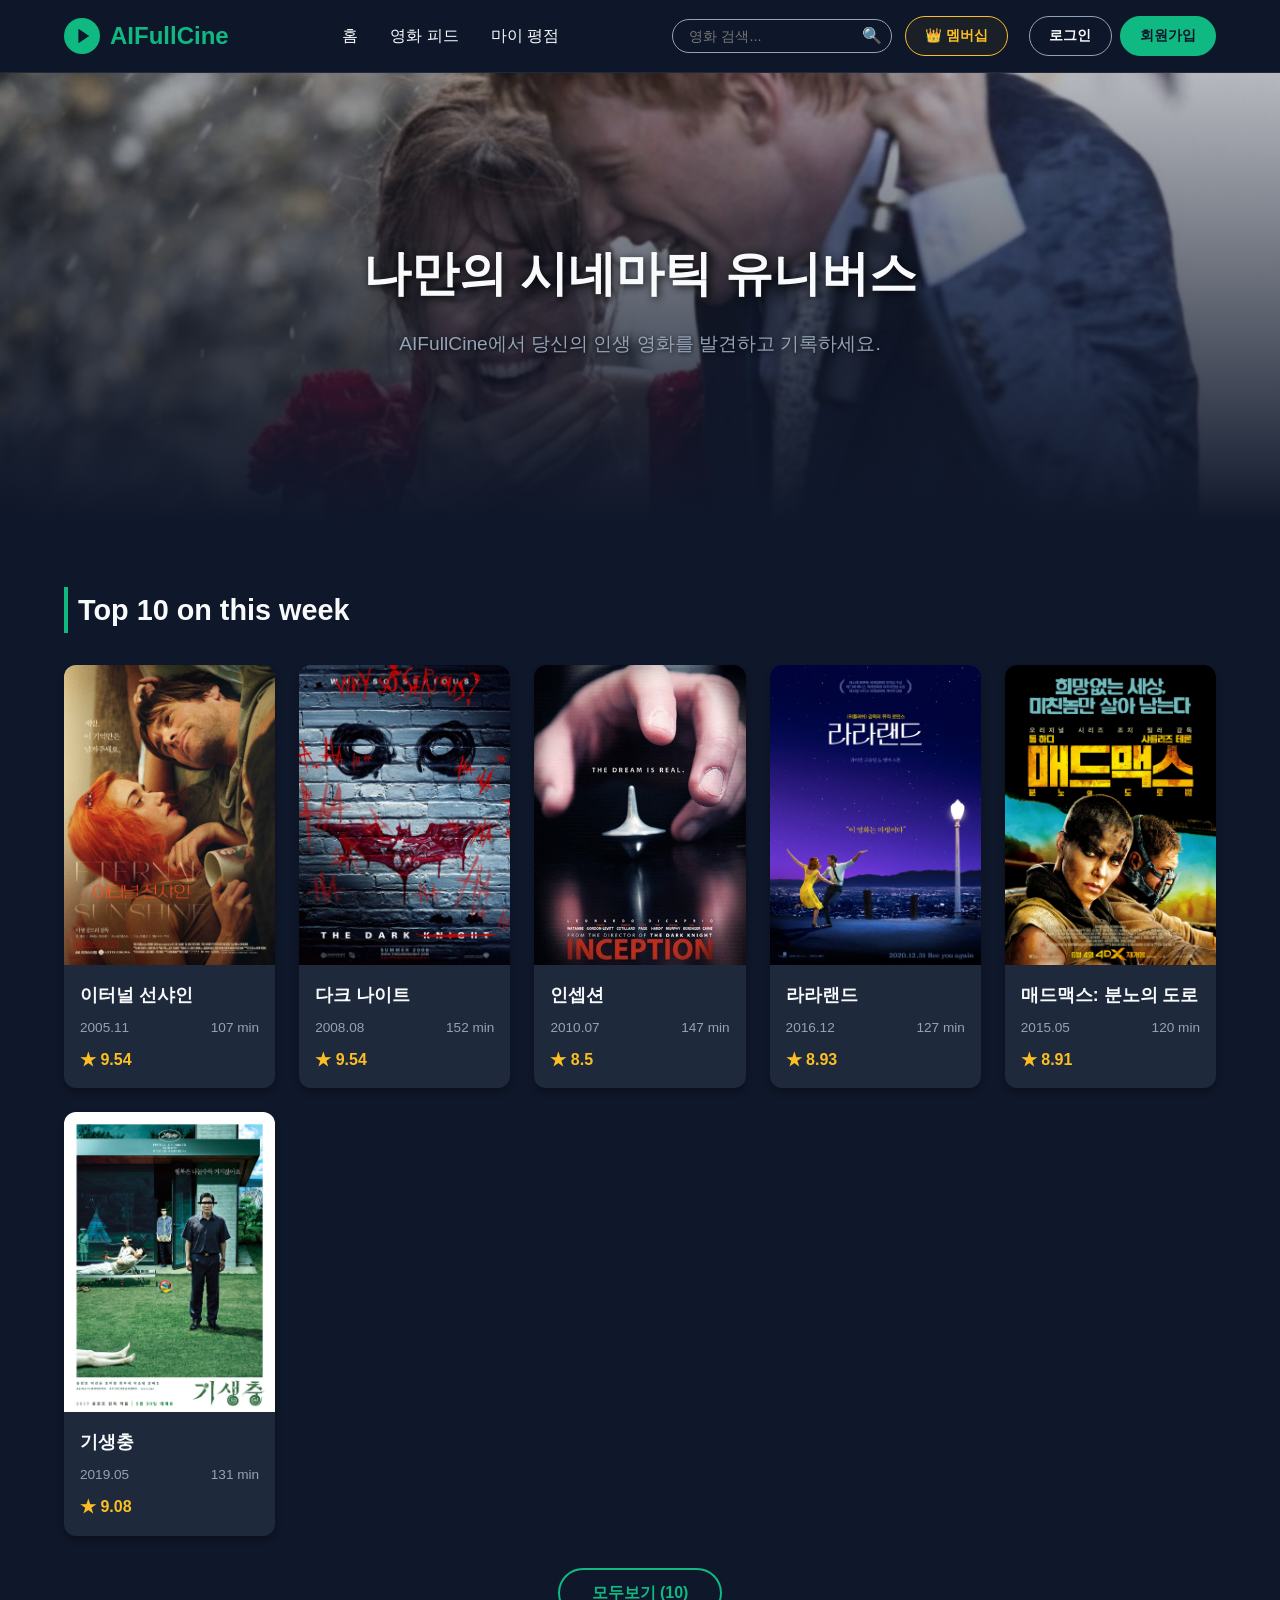
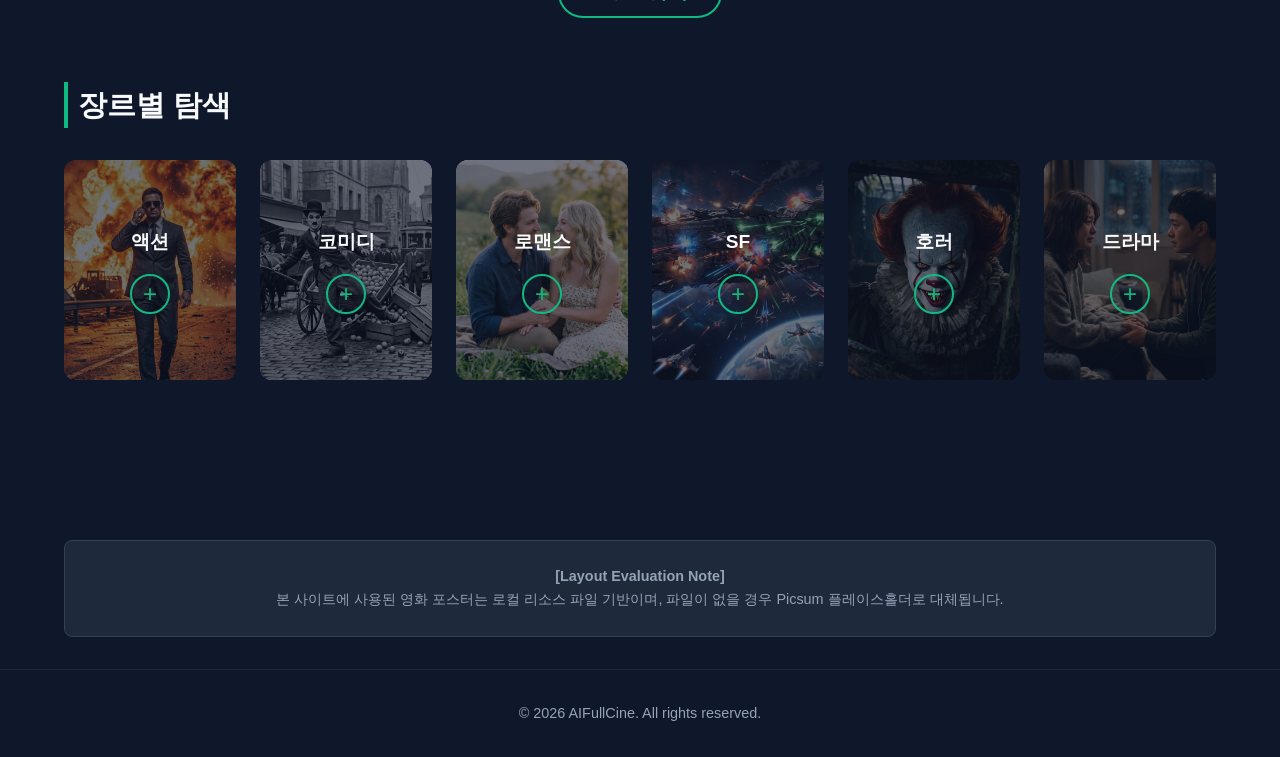
<file: index.html>
<!DOCTYPE html>
<html lang="ko">
<head>
    <meta charset="UTF-8">
    
    <meta name="google-site-verification" content="googlef4ed66cbe7c815f9.html" />
    
    <title>AIFullCine</title>
</head>
<body>
    <script>
        window.location.href = "CINEMA_search.html";
    </script>
</body>
</html>
</file>
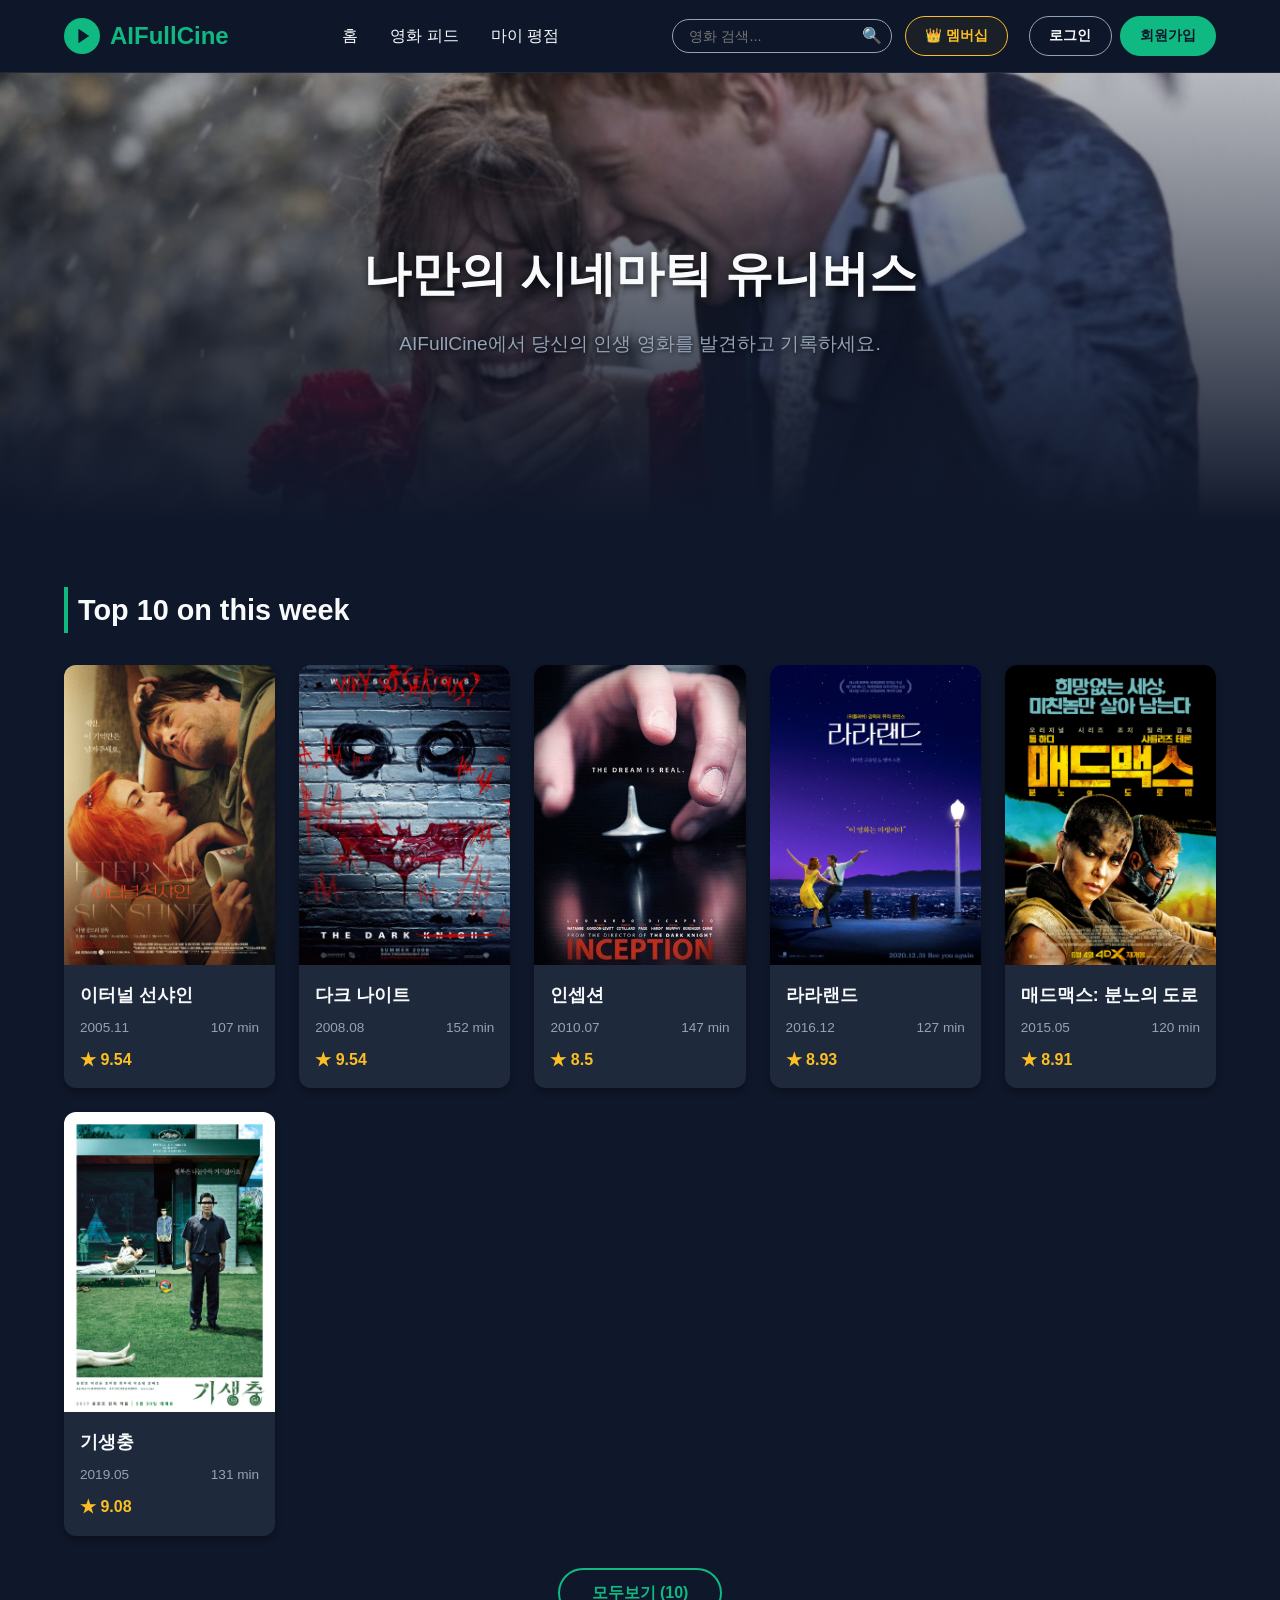
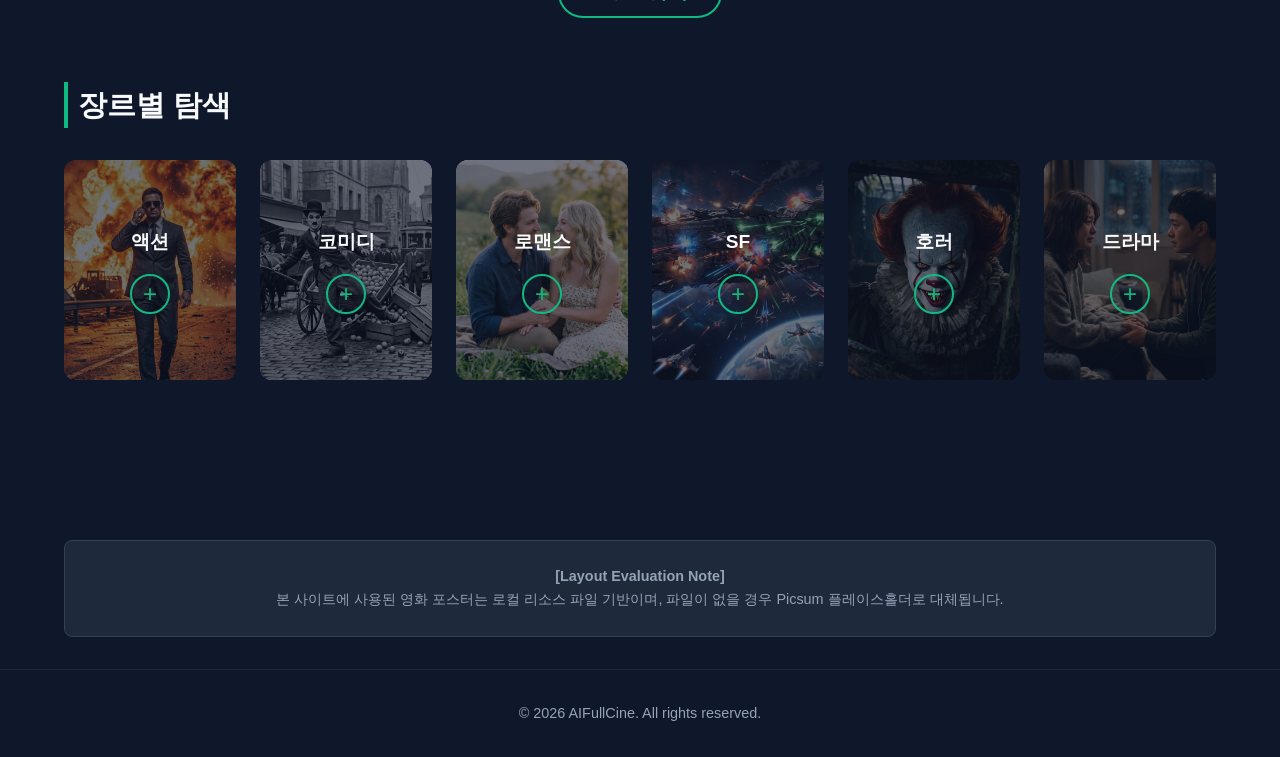
<file: CINEMA_search.html>
<!doctype html>
<html lang="ko">
  <head>
    <meta charset="UTF-8" />
    <meta name="viewport" content="width=device-width, initial-scale=1.0" />
    <title>AIFullCine - Cinematic Ratings</title>
    <meta name="description" content="AI 기반 정밀 분석을 통해 당신의 인생 영화를 추천하고 기록하는 AIFullCine입니다.">
  <meta name="keywords" content="영화 추천, 영화 평점, AI 리뷰, OTT, 다크나이트, 기생충">
    <link rel="stylesheet" href="./css/CINEMA_search.css" />
  </head>

  <body>
    <header>
      <a href="CINEMA_search.html" class="logo-container">
        <svg
          width="36"
          height="36"
          viewBox="0 0 40 40"
          xmlns="http://www.w3.org/2000/svg"
        >
          <circle cx="20" cy="20" r="20" fill="var(--point-sage)" />
          <polygon points="16,12 16,28 28,20" fill="var(--bg-midnight)" />
        </svg>
        AIFullCine
      </a>
      <nav>
        <ul>
          <li><a href="CINEMA_search.html">홈</a></li>
          <li><a href="#">영화 피드</a></li>
          <li><a href="#">마이 평점</a></li>
        </ul>
      </nav>
      <div class="header-right">
        <div class="search-bar" id="searchBarWrap">
          <input
            type="text"
            id="searchInput"
            placeholder="영화 검색..."
            autocomplete="off"
          />
          <button class="search-icon" id="searchBtn" title="검색">🔍</button>
          <div class="search-dropdown" id="searchDropdown"></div>
        </div>

        <a
          href="payment.html?redirect=CINEMA_search.html"
          class="btn-auth btn-membership"
          id="membershipBtn"
          >👑 멤버십</a
        >

        <div class="auth-buttons">
          <a href="login.html" class="btn-auth btn-login">로그인</a>
          <a href="signup.html" class="btn-auth btn-signup">회원가입</a>
        </div>
      </div>
    </header>

    <section id="searchResultSection">
      <div class="search-result-header">
        <h2>검색 결과: <em id="searchKeyword"></em></h2>
        <button class="btn-clear-search" id="clearSearchBtn">
          ← 전체 목록으로
        </button>
      </div>
      <div class="search-result-grid" id="searchResultGrid"></div>
    </section>

    <section class="hero" id="heroSection">
      <div class="hero-slider">
        <div
          class="slide active"
          style="background-image: url(./resources/main1.jpg)"
        ></div>
        <div
          class="slide"
          style="background-image: url(./resources/main2.jpg)"
        ></div>
        <div
          class="slide"
          style="background-image: url(./resources/main3.jpg)"
        ></div>
        <div
          class="slide"
          style="background-image: url(./resources/main4.jpg)"
        ></div>
        <div
          class="slide"
          style="background-image: url(./resources/main5.jpg)"
        ></div>
        <div
          class="slide"
          style="background-image: url(./resources/main6.jpg)"
        ></div>
        <div
          class="slide"
          style="background-image: url(./resources/main7.jpg)"
        ></div>
      </div>

      <div class="hero-overlay"></div>

      <div class="hero-content">
        <h1>나만의 시네마틱 유니버스</h1>
        <p>AIFullCine에서 당신의 인생 영화를 발견하고 기록하세요.</p>
      </div>
    </section>

    <main id="mainSection">
      <h2 class="section-title">Top 10 on this week</h2>
      <div class="movie-grid" id="movieGrid">
        <a href="movie_detail.html?id=1" class="movie-card"
          ><img
            src="resources/eternal sunshine.jpg"
            onerror="this.src = 'https://picsum.photos/seed/mv1/300/450'"
            alt="영화 1"
          />
          <div class="movie-info">
            <div class="movie-title">이터널 선샤인</div>
            <div class="movie-meta">
              <span>2005.11</span><span>107 min</span>
            </div>
            <div class="movie-rating">★ 9.54</div>
          </div></a
        >
        <a href="movie_detail.html?id=2" class="movie-card"
          ><img
            src="resources/the dark nkight.jpg"
            onerror="this.src = 'https://picsum.photos/seed/mv2/300/450'"
            alt="영화 2"
          />
          <div class="movie-info">
            <div class="movie-title">다크 나이트</div>
            <div class="movie-meta">
              <span>2008.08</span><span>152 min</span>
            </div>
            <div class="movie-rating">★ 9.54</div>
          </div></a
        >
        <a href="movie_detail.html?id=3" class="movie-card"
          ><img
            src="resources/inception.jpg"
            onerror="this.src = 'https://picsum.photos/seed/mv3/300/450'"
            alt="영화 3"
          />
          <div class="movie-info">
            <div class="movie-title">인셉션</div>
            <div class="movie-meta">
              <span>2010.07</span><span>147 min</span>
            </div>
            <div class="movie-rating">★ 8.5</div>
          </div></a
        >
        <a href="movie_detail.html?id=4" class="movie-card"
          ><img
            src="resources/rararand.jpg"
            onerror="this.src = 'https://picsum.photos/seed/mv4/300/450'"
            alt="영화 4"
          />
          <div class="movie-info">
            <div class="movie-title">라라랜드</div>
            <div class="movie-meta">
              <span>2016.12</span><span>127 min</span>
            </div>
            <div class="movie-rating">★ 8.93</div>
          </div></a
        >
        <a href="movie_detail.html?id=5" class="movie-card"
          ><img
            src="resources/매드맥스.jpg"
            onerror="this.src = 'https://picsum.photos/seed/mv5/300/450'"
            alt="영화 5"
          />
          <div class="movie-info">
            <div class="movie-title">매드맥스: 분노의 도로</div>
            <div class="movie-meta">
              <span>2015.05</span><span>120 min</span>
            </div>
            <div class="movie-rating">★ 8.91</div>
          </div></a
        >
        <a href="movie_detail.html?id=6" class="movie-card"
          ><img
            src="resources/기생충.jpg"
            onerror="this.src = 'https://picsum.photos/seed/mv6/300/450'"
            alt="영화 6"
          />
          <div class="movie-info">
            <div class="movie-title">기생충</div>
            <div class="movie-meta">
              <span>2019.05</span><span>131 min</span>
            </div>
            <div class="movie-rating">★ 9.08</div>
          </div></a
        >
        <a href="movie_detail.html?id=7" class="movie-card hidden-item"
          ><img
            src="resources/어벤져스 엔드게임.jpg"
            onerror="this.src = 'https://picsum.photos/seed/mv7/300/450'"
            alt="영화 7"
          />
          <div class="movie-info">
            <div class="movie-title">어벤져스: 엔드게임</div>
            <div class="movie-meta">
              <span>2019.04</span><span>181 min</span>
            </div>
            <div class="movie-rating">★ 9.5</div>
          </div></a
        >
        <a href="movie_detail.html?id=8" class="movie-card hidden-item"
          ><img
            src="resources/스파이더맨.jpg"
            onerror="this.src = 'https://picsum.photos/seed/mv8/300/450'"
            alt="영화 8"
          />
          <div class="movie-info">
            <div class="movie-title">스파이더맨: 어크로스 더 유니버스</div>
            <div class="movie-meta">
              <span>2023.06</span><span>140 min</span>
            </div>
            <div class="movie-rating">★ 8.88</div>
          </div></a
        >
        <a href="movie_detail.html?id=9" class="movie-card hidden-item"
          ><img
            src="resources/듄 파트2.jpg"
            onerror="this.src = 'https://picsum.photos/seed/mv9/300/450'"
            alt="영화 9"
          />
          <div class="movie-info">
            <div class="movie-title">듄: 파트 2</div>
            <div class="movie-meta">
              <span>2024.02</span><span>166 min</span>
            </div>
            <div class="movie-rating">★ 8.92</div>
          </div></a
        >
        <a href="movie_detail.html?id=10" class="movie-card hidden-item"
          ><img
            src="resources/evrything.jpg"
            onerror="this.src = 'https://picsum.photos/seed/mv10/300/450'"
            alt="영화 10"
          />
          <div class="movie-info">
            <div class="movie-title">에브리씽 에브리웨어 올 앳 원스</div>
            <div class="movie-meta">
              <span>2022.12</span><span>139 min</span>
            </div>
            <div class="movie-rating">★ 4.6</div>
          </div></a
        >
      </div>
      <div class="btn-container">
        <button id="viewAllBtn" class="btn-view-all">모두보기 (10)</button>
      </div>

      <h2 class="section-title">장르별 탐색</h2>
      <div class="genre-grid">
        <a href="#" class="genre-card"
          ><img src="./resources/액션.jpg" alt="액션" />
          <div class="genre-overlay">
            <span class="genre-title">액션</span>
            <div class="plus-circle">+</div>
          </div></a
        >
        <a href="#" class="genre-card"
          ><img src="./resources/코미디.jpg" alt="코미디" />
          <div class="genre-overlay">
            <span class="genre-title">코미디</span>
            <div class="plus-circle">+</div>
          </div></a
        >
        <a href="#" class="genre-card"
          ><img src="./resources/로맨스.jpg" alt="로맨스" />
          <div class="genre-overlay">
            <span class="genre-title">로맨스</span>
            <div class="plus-circle">+</div>
          </div></a
        >
        <a href="#" class="genre-card"
          ><img src="./resources/SF.jpg" alt="SF" />
          <div class="genre-overlay">
            <span class="genre-title">SF</span>
            <div class="plus-circle">+</div>
          </div></a
        >
        <a href="#" class="genre-card"
          ><img src="./resources/호러.jpg" alt="호러" />
          <div class="genre-overlay">
            <span class="genre-title">호러</span>
            <div class="plus-circle">+</div>
          </div></a
        >
        <a href="#" class="genre-card"
          ><img src="./resources/드라마.jpg" alt="드라마" />
          <div class="genre-overlay">
            <span class="genre-title">드라마</span>
            <div class="plus-circle">+</div>
          </div></a
        >
      </div>
    </main>

    <aside class="footnote">
      <p>
        <strong>[Layout Evaluation Note]</strong><br />본 사이트에 사용된 영화
        포스터는 로컬 리소스 파일 기반이며, 파일이 없을 경우 Picsum
        플레이스홀더로 대체됩니다.
      </p>
    </aside>
    <footer><p>&copy; 2026 AIFullCine. All rights reserved.</p></footer>

    <div class="modal-overlay" id="paywallModal">
      <div class="modal-content">
        <button class="modal-close" id="modalCloseBtn">&times;</button>
        <div class="modal-icon">👑</div>
        <h3 class="modal-title">프리미엄 전용 콘텐츠</h3>
        <p class="modal-text">
          이 영화의 <strong>AI 정밀 분석 평점</strong>은<br />멤버십 회원에게만
          공개됩니다.<br /><br />지금 가입하고 숨겨진 인사이트를 확인하세요!
        </p>
        <button class="btn-modal-action" id="goPaymentBtn">
          멤버십 혜택 알아보기
        </button>
      </div>
    </div>
    <script src="./js/CINEMA_search.js"></script>
  </body>
</html>
</file>
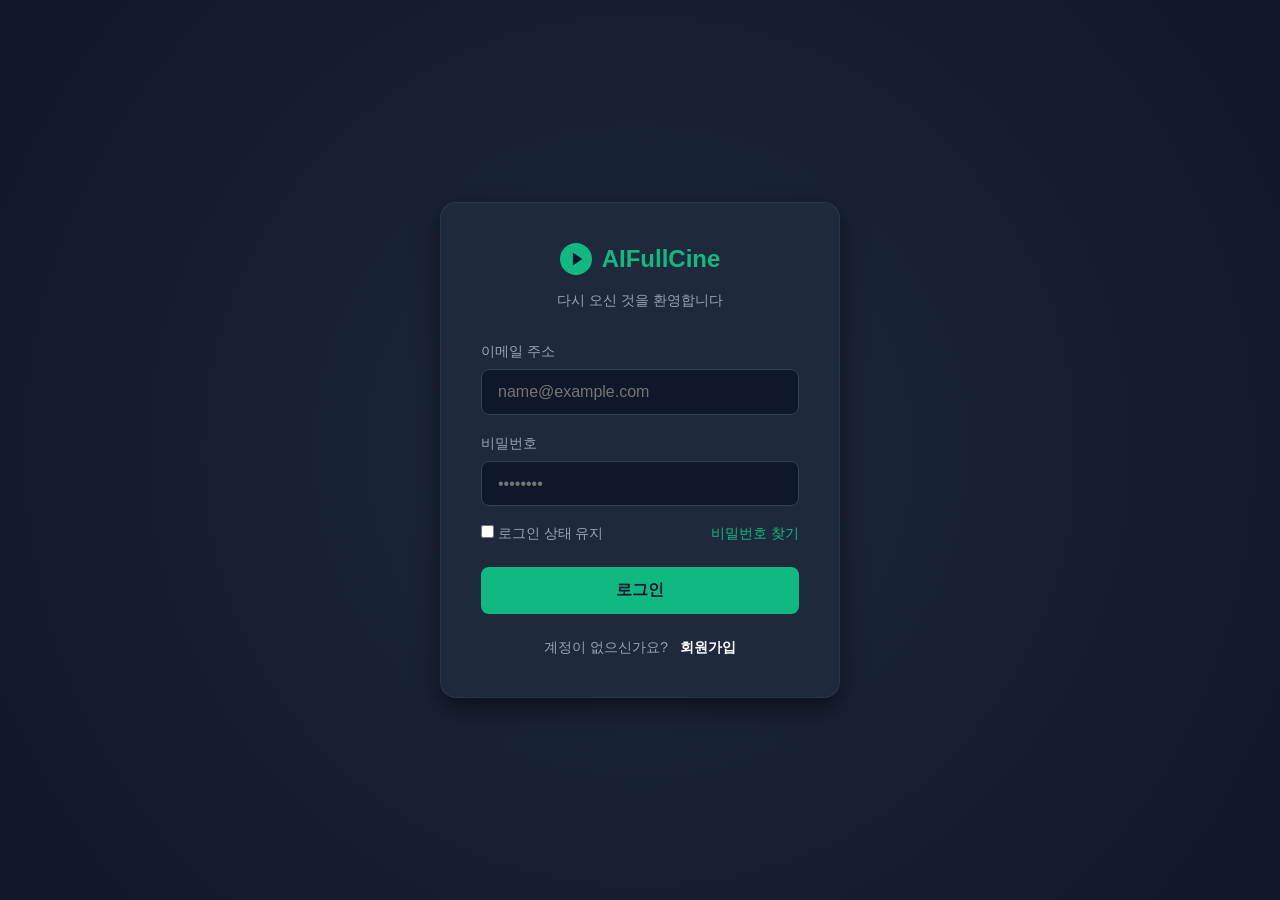
<file: login.html>
<!doctype html>
<html lang="ko">
  <head>
    <meta charset="UTF-8" />
    <meta name="viewport" content="width=device-width, initial-scale=1.0" />
    <title>로그인 - AIFullCine</title>
    <link rel="stylesheet" href="./css/login.css" />
  </head>

  <body>
    <div class="auth-card">
      <div class="auth-header">
        <a href="CINEMA_search.html" class="logo-container">
          <svg
            width="32"
            height="32"
            viewBox="0 0 40 40"
            xmlns="http://www.w3.org/2000/svg"
          >
            <circle cx="20" cy="20" r="20" fill="var(--point-sage)" />
            <polygon points="16,12 16,28 28,20" fill="var(--bg-midnight)" />
          </svg>
          AIFullCine
        </a>
        <p>다시 오신 것을 환영합니다</p>
      </div>

      <form action="#" method="POST">
        <div class="form-group">
          <label for="email">이메일 주소</label>
          <input
            type="email"
            id="email"
            placeholder="name@example.com"
            required
          />
        </div>
        <div class="form-group">
          <label for="password">비밀번호</label>
          <input
            type="password"
            id="password"
            placeholder="••••••••"
            required
          />
        </div>

        <div class="form-options">
          <label> <input type="checkbox" /> 로그인 상태 유지 </label>
          <a href="#">비밀번호 찾기</a>
        </div>

        <button type="submit" class="btn-submit">로그인</button>
      </form>

      <div class="auth-footer">
        계정이 없으신가요? <a href="signup.html">회원가입</a>
      </div>
    </div>
  </body>
</html>
</file>
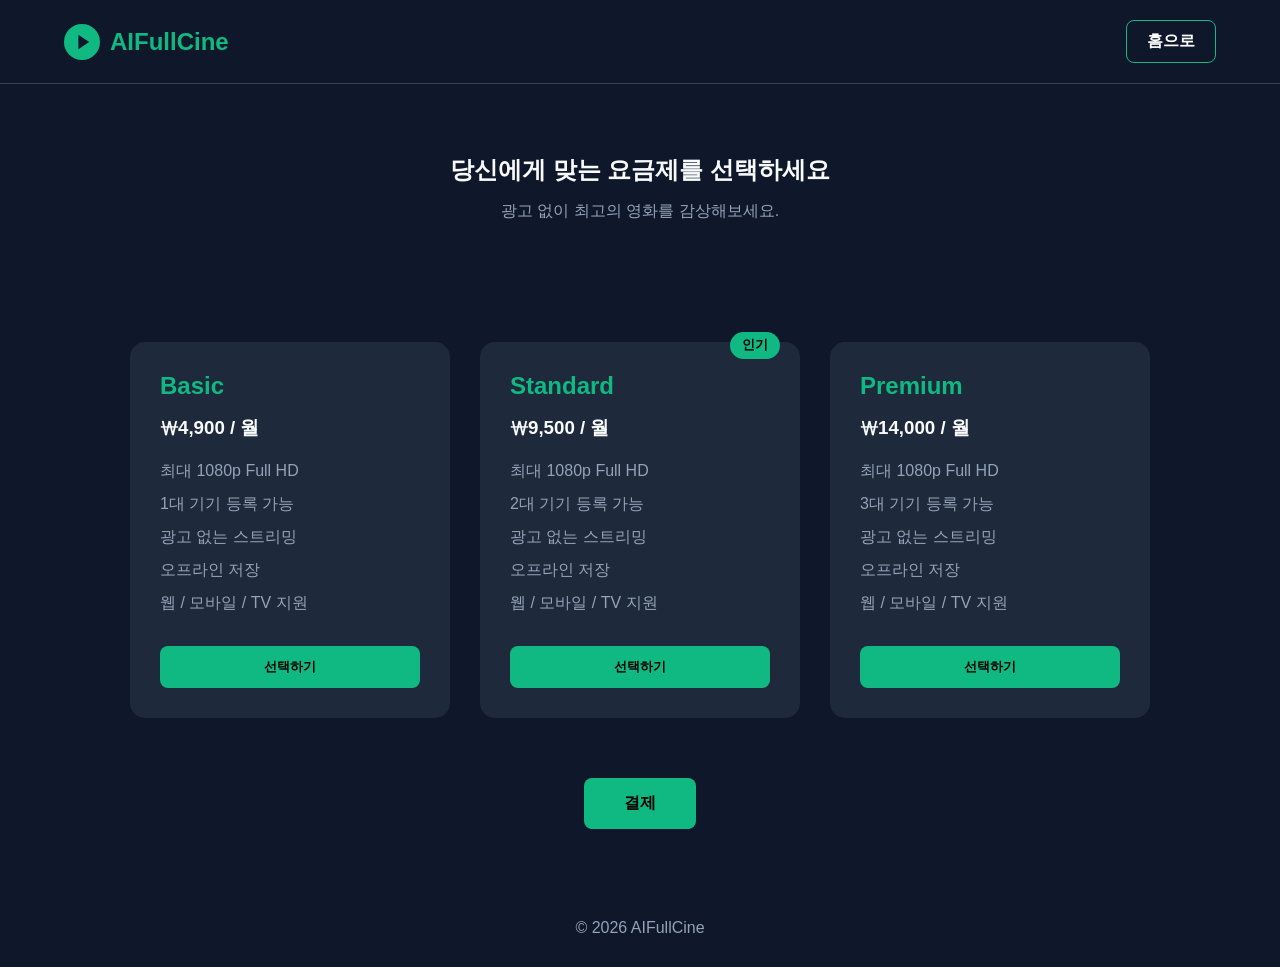
<file: payment.html>
<!doctype html>
<html lang="ko">
  <head>
    <meta charset="UTF-8" />
    <meta name="viewport" content="width=device-width, initial-scale=1.0" />
    <title>AIFullCine - 구독하기</title>
    <link href="./css/payment.css" rel="stylesheet" />
  </head>
  <body>
    <header>
      <a href="CINEMA_search.html" class="logo-container">
        <svg
          width="36"
          height="36"
          viewBox="0 0 40 40"
          xmlns="http://www.w3.org/2000/svg"
        >
          <circle cx="20" cy="20" r="20" fill="var(--point-sage)" />
          <polygon points="16,12 16,28 28,20" fill="var(--bg-midnight)" />
        </svg>
        AIFullCine
      </a>
      <a href="CINEMA_search.html" class="btn-home">홈으로</a>
    </header>

    <section class="hero">
      <h1>당신에게 맞는 요금제를 선택하세요</h1>
      <p>광고 없이 최고의 영화를 감상해보세요.</p>
    </section>

    <main>
      <div class="plan-container">
        <div class="plan-card">
          <h2>Basic</h2>
          <h3>₩4,900 / 월</h3>
          <ul>
            <li>최대 1080p Full HD</li>
            <li>1대 기기 등록 가능</li>
            <li>광고 없는 스트리밍</li>
            <li>오프라인 저장</li>
            <li>웹 / 모바일 / TV 지원</li>
          </ul>
          <button class="select-btn">선택하기</button>
        </div>

        <div class="plan-card popular">
          <div class="badge">인기</div>
          <h2>Standard</h2>
          <h3>₩9,500 / 월</h3>
          <ul>
            <li>최대 1080p Full HD</li>
            <li>2대 기기 등록 가능</li>
            <li>광고 없는 스트리밍</li>
            <li>오프라인 저장</li>
            <li>웹 / 모바일 / TV 지원</li>
          </ul>
          <button class="select-btn">선택하기</button>
        </div>

        <div class="plan-card">
          <h2>Premium</h2>
          <h3>₩14,000 / 월</h3>
          <ul>
            <li>최대 1080p Full HD</li>
            <li>3대 기기 등록 가능</li>
            <li>광고 없는 스트리밍</li>
            <li>오프라인 저장</li>
            <li>웹 / 모바일 / TV 지원</li>
          </ul>
          <button class="select-btn">선택하기</button>
        </div>
      </div>

      <section class="payment-section">
        <button id="subscribeBtn">결제</button>
      </section>
    </main>

    <div id="alertModal" class="modal">
      <div class="modal-content alert-content">
        <h2>알림</h2>
        <p>요금제를 먼저 선택해주세요.</p>
        <button id="alertOkBtn" class="modal-btn">확인</button>
      </div>
    </div>

    <div id="paymentModal" class="modal">
      <div class="modal-content">
        <span id="closeModal">&times;</span>
        <h2>결제하기</h2>
        <label
          ><input type="radio" name="pay" value="신용카드" checked />
          신용카드</label
        >
        <label
          ><input type="radio" name="pay" value="계좌이체" /> 계좌이체</label
        >
        <label
          ><input type="radio" name="pay" value="카카오페이" />
          카카오페이</label
        >
        <button id="payBtn" class="modal-btn">결제하기</button>
        <button
          id="cancelBtn"
          class="modal-btn"
          style="background-color: #334155"
        >
          취소
        </button>
      </div>
    </div>

    <div id="successModal" class="modal">
      <div class="modal-content alert-content">
        <div
          style="
            font-size: 3.5rem;
            margin-bottom: 10px;
            animation: pulse-gold 2s infinite;
          "
        >
          👑
        </div>
        <h2 style="color: var(--text-light); margin-bottom: 5px">
          가입을 환영합니다!
        </h2>
        <p
          style="
            color: var(--text-muted);
            font-size: 0.95rem;
            line-height: 1.5;
            margin-bottom: 25px;
          "
        >
          AIFullCine 프리미엄 멤버십 결제가 완료되었습니다.<br />이제 모든
          영화의 상세 정보와 평점을 자유롭게 즐겨보세요.
        </p>
        <button
          id="successOkBtn"
          class="modal-btn"
          style="background-color: #fbbf24; color: #0f172a; width: 100%"
        >
          프리미엄 콘텐츠 보러가기
        </button>
      </div>
    </div>

    <footer>© 2026 AIFullCine</footer>

    <script>
      document.addEventListener("DOMContentLoaded", () => {
        const buttons = document.querySelectorAll(".select-btn");
        const cards = document.querySelectorAll(".plan-card");

        // 요금제 선택 로직
        buttons.forEach((button) => {
          button.addEventListener("click", () => {
            const currentCard = button.closest(".plan-card");
            if (currentCard.classList.contains("selected")) {
              currentCard.classList.remove("selected");
              return;
            }
            cards.forEach((card) => {
              card.classList.remove("selected");
            });
            currentCard.classList.add("selected");
          });
        });

        const subscribeBtn = document.querySelector("#subscribeBtn");
        const modal = document.querySelector("#paymentModal");
        const alertModal = document.querySelector("#alertModal");
        const alertOkBtn = document.querySelector("#alertOkBtn");
        const closeModal = document.querySelector("#closeModal");
        const payBtn = document.querySelector("#payBtn");
        const cancelBtn = document.querySelector("#cancelBtn");

        // [신규] 결제 완료창 변수
        const successModal = document.querySelector("#successModal");
        const successOkBtn = document.querySelector("#successOkBtn");

        subscribeBtn.addEventListener("click", () => {
          const selectedPlan = document.querySelector(".plan-card.selected");
          if (!selectedPlan) {
            alertModal.style.display = "flex";
            return;
          }
          modal.style.display = "flex";
        });

        closeModal.addEventListener("click", () => {
          modal.style.display = "none";
        });
        cancelBtn.addEventListener("click", () => {
          modal.style.display = "none";
        });
        alertOkBtn.addEventListener("click", () => {
          alertModal.style.display = "none";
        });

        // [핵심] 결제하기 버튼 클릭 로직
        payBtn.addEventListener("click", () => {
          // 브라우저의 로컬 스토리지에 '프리미엄 회원'이라는 기록을 남김 (백엔드 DB 대용)
          localStorage.setItem("isPremium", "true");

          modal.style.display = "none"; // 결제창 닫기
          successModal.style.display = "flex"; // 환영창 열기
        });

        // 가입 환영창의 확인 버튼 클릭 로직
        successOkBtn.addEventListener("click", () => {
          // 원래 가려던 목적지 주소(redirect)가 있으면 그곳으로, 없으면 메인으로 이동
          const params = new URLSearchParams(window.location.search);
          const redirectUrl = params.get("redirect");
          if (redirectUrl) {
            window.location.href = redirectUrl;
          } else {
            window.location.href = "CINEMA_search.html";
          }
        });
      });
    </script>
  </body>
</html>
</file>
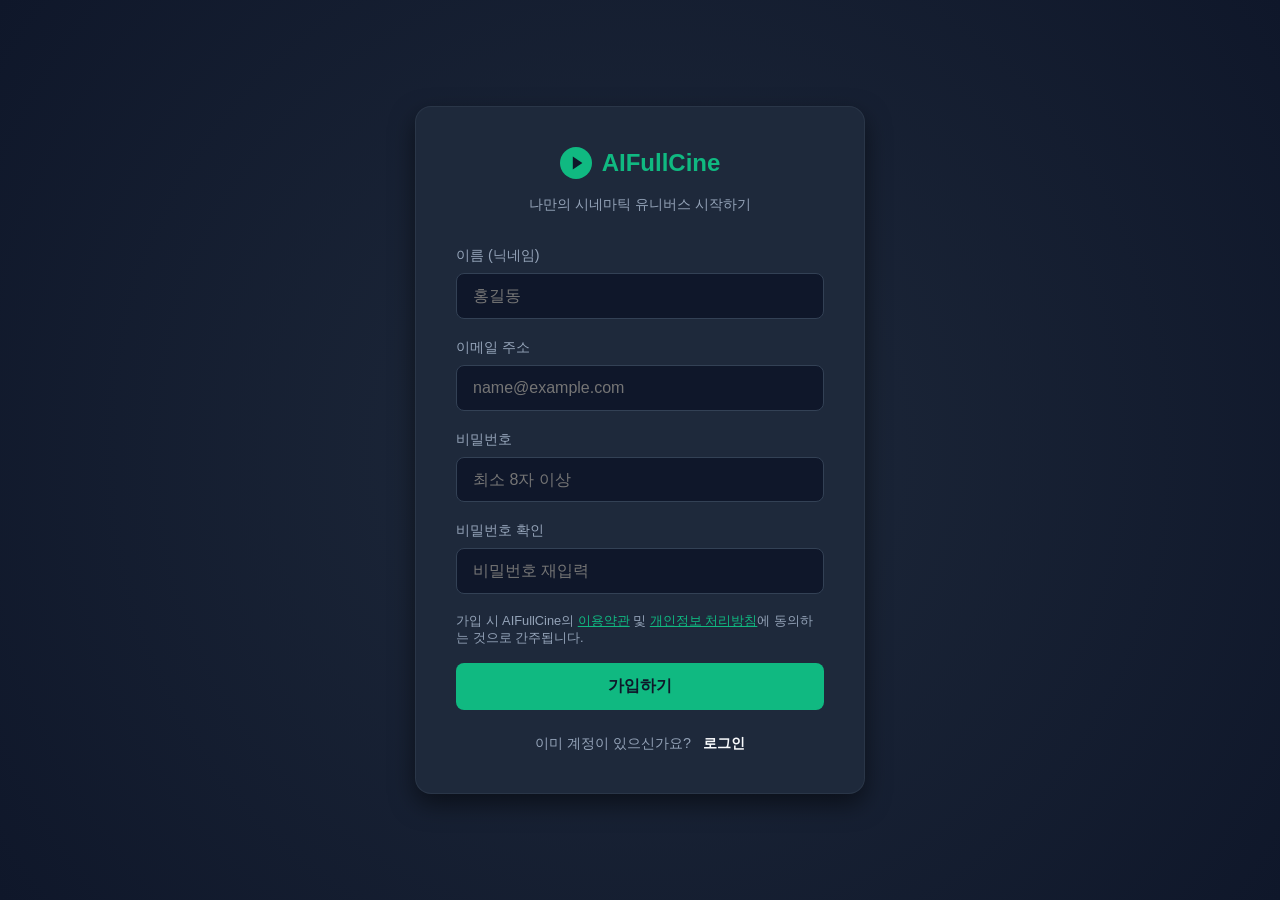
<file: signup.html>
<!doctype html>
<html lang="ko">
  <head>
    <meta charset="UTF-8" />
    <meta name="viewport" content="width=device-width, initial-scale=1.0" />
    <title>회원가입 - AIFullCine</title>
    <link rel="stylesheet" href="./css/signup.css" />
  </head>
  <body>
    <div class="auth-card">
      <div class="auth-header">
        <a href="CINEMA_search.html" class="logo-container">
          <svg
            width="32"
            height="32"
            viewBox="0 0 40 40"
            xmlns="http://www.w3.org/2000/svg"
          >
            <circle cx="20" cy="20" r="20" fill="var(--point-sage)" />
            <polygon points="16,12 16,28 28,20" fill="var(--bg-midnight)" />
          </svg>
          AIFullCine
        </a>
        <p>나만의 시네마틱 유니버스 시작하기</p>
      </div>

      <form action="#" method="POST">
        <div class="form-group">
          <label for="name">이름 (닉네임)</label>
          <input type="text" id="name" placeholder="홍길동" required />
        </div>
        <div class="form-group">
          <label for="email">이메일 주소</label>
          <input
            type="email"
            id="email"
            placeholder="name@example.com"
            required
          />
        </div>
        <div class="form-group">
          <label for="password">비밀번호</label>
          <input
            type="password"
            id="password"
            placeholder="최소 8자 이상"
            required
          />
        </div>
        <div class="form-group">
          <label for="password-confirm">비밀번호 확인</label>
          <input
            type="password"
            id="password-confirm"
            placeholder="비밀번호 재입력"
            required
          />
        </div>

        <div class="terms">
          가입 시 AIFullCine의
          <a href="#" style="color: var(--point-sage)">이용약관</a> 및
          <a href="#" style="color: var(--point-sage)">개인정보 처리방침</a>에
          동의하는 것으로 간주됩니다.
        </div>

        <button type="submit" class="btn-submit">가입하기</button>
      </form>

      <div class="auth-footer">
        이미 계정이 있으신가요? <a href="login.html">로그인</a>
      </div>
    </div>
  </body>
</html>
</file>
<file: css/CINEMA_search.css>
:root {
        --bg-midnight: #0f172a;
        --bg-card: #1e293b;
        --point-sage: #10b981;
        --text-light: #f8fafc;
        --text-muted: #94a3b8;
        --star-yellow: #fbbf24;
        --transition-speed: 0.3s;
      }
      * {
        margin: 0;
        padding: 0;
        box-sizing: border-box;
      }
      body {
        font-family:
          "Pretendard",
          -apple-system,
          BlinkMacSystemFont,
          "Segoe UI",
          Roboto,
          sans-serif;
        background-color: var(--bg-midnight);
        color: var(--text-light);
        line-height: 1.6;
      }
      a {
        text-decoration: none;
        color: inherit;
      }
      header {
        display: flex;
        justify-content: space-between;
        align-items: center;
        padding: 1rem 5%;
        background-color: rgba(15, 23, 42, 0.97);
        position: sticky;
        top: 0;
        z-index: 1000;
        border-bottom: 1px solid var(--bg-card);
        gap: 1rem;
      }
      .logo-container {
        display: flex;
        align-items: center;
        gap: 10px;
        font-size: 1.5rem;
        font-weight: bold;
        color: var(--point-sage);
        white-space: nowrap;
      }
      nav ul {
        display: flex;
        list-style: none;
        gap: 2rem;
      }
      nav a:hover {
        color: var(--point-sage);
        transition: color var(--transition-speed);
      }
      .header-right {
        display: flex;
        align-items: center;
        gap: 0.8rem;
        flex-shrink: 0;
      }
      .search-bar {
        position: relative;
        display: flex;
        align-items: center;
      }
      .search-bar input {
        padding: 0.5rem 2.5rem 0.5rem 1rem;
        border-radius: 20px;
        border: 1px solid var(--text-muted);
        background-color: transparent;
        color: var(--text-light);
        outline: none;
        width: 220px;
        transition:
          border-color var(--transition-speed),
          width var(--transition-speed);
        font-size: 0.9rem;
      }
      .search-bar input:focus {
        border-color: var(--point-sage);
        width: 280px;
      }
      .search-bar .search-icon {
        position: absolute;
        right: 10px;
        color: var(--text-muted);
        cursor: pointer;
        font-size: 1rem;
        background: none;
        border: none;
        padding: 0;
        transition: color var(--transition-speed);
      }
      .search-bar .search-icon:hover {
        color: var(--point-sage);
      }
      .search-dropdown {
        position: absolute;
        top: calc(100% + 10px);
        left: 0;
        width: 360px;
        background-color: var(--bg-card);
        border: 1px solid #334155;
        border-radius: 12px;
        box-shadow: 0 15px 35px rgba(0, 0, 0, 0.6);
        z-index: 3000;
        overflow: hidden;
        display: none;
      }
      .search-dropdown.visible {
        display: block;
      }
      .dropdown-header {
        padding: 0.8rem 1.2rem;
        font-size: 0.8rem;
        color: var(--text-muted);
        border-bottom: 1px solid #334155;
        display: flex;
        justify-content: space-between;
        align-items: center;
      }
      .dropdown-header span {
        color: var(--point-sage);
        font-weight: bold;
      }
      .dropdown-item {
        display: flex;
        align-items: center;
        gap: 1rem;
        padding: 0.8rem 1.2rem;
        cursor: pointer;
        transition: background-color var(--transition-speed);
        border-bottom: 1px solid rgba(51, 65, 85, 0.5);
        text-decoration: none;
        color: var(--text-light);
      }
      .dropdown-item:last-child {
        border-bottom: none;
      }
      .dropdown-item:hover {
        background-color: rgba(16, 185, 129, 0.08);
      }
      .dropdown-item img {
        width: 40px;
        height: 55px;
        object-fit: cover;
        border-radius: 6px;
        flex-shrink: 0;
      }
      .dropdown-item-info {
        flex: 1;
        min-width: 0;
      }
      .dropdown-item-title {
        font-size: 0.95rem;
        font-weight: bold;
        white-space: nowrap;
        overflow: hidden;
        text-overflow: ellipsis;
        margin-bottom: 2px;
      }
      .dropdown-item-title mark {
        background: none;
        color: var(--point-sage);
      }
      .dropdown-item-meta {
        font-size: 0.8rem;
        color: var(--text-muted);
      }
      .dropdown-item-rating {
        color: var(--star-yellow);
        font-size: 0.85rem;
        font-weight: bold;
        flex-shrink: 0;
      }
      .dropdown-empty {
        padding: 2rem;
        text-align: center;
        color: var(--text-muted);
        font-size: 0.95rem;
      }
      .dropdown-footer {
        padding: 0.7rem 1.2rem;
        text-align: center;
        background-color: rgba(15, 23, 42, 0.5);
        font-size: 0.85rem;
        color: var(--point-sage);
        cursor: pointer;
        border-top: 1px solid #334155;
        transition: background-color var(--transition-speed);
      }
      .dropdown-footer:hover {
        background-color: rgba(16, 185, 129, 0.1);
      }
      #searchResultSection {
        display: none;
        padding: 3rem 5%;
      }
      #searchResultSection.visible {
        display: block;
      }
      .search-result-header {
        display: flex;
        justify-content: space-between;
        align-items: center;
        margin-bottom: 2rem;
      }
      .search-result-header h2 {
        font-size: 1.6rem;
        border-left: 4px solid var(--point-sage);
        padding-left: 10px;
      }
      .search-result-header h2 em {
        font-style: normal;
        color: var(--point-sage);
      }
      .btn-clear-search {
        background: none;
        border: 1px solid var(--text-muted);
        color: var(--text-muted);
        padding: 0.4rem 1rem;
        border-radius: 20px;
        font-size: 0.85rem;
        cursor: pointer;
        transition: all var(--transition-speed);
      }
      .btn-clear-search:hover {
        border-color: var(--text-light);
        color: var(--text-light);
      }

      /* ========== [수정] 무빙 슬라이드 히어로 섹션 ========== */
      .hero {
        position: relative;
        height: 50vh;
        display: flex;
        flex-direction: column;
        justify-content: center;
        align-items: center;
        text-align: center;
        padding: 0 20px;
        overflow: hidden; /* 슬라이드가 영역을 벗어나지 않게 함 */
      }

      /* 슬라이드 이미지들을 감싸는 컨테이너 */
      .hero-slider {
        position: absolute;
        top: 0;
        left: 0;
        width: 100%;
        height: 100%;
        z-index: 1;
      }

      /* 개별 슬라이드 설정 (기본적으로 투명하게 숨김) */
      .hero-slider .slide {
        position: absolute;
        top: 0;
        left: 0;
        width: 100%;
        height: 100%;
        background-position: center;
        background-size: cover;
        background-repeat: no-repeat;
        opacity: 0;
        transform: scale(1.1); /* 시작할 때 살짝 확대된 상태 */
        transition:
          opacity 2s ease-in-out,
          transform 15s linear; /* 페이드 2초, 줌아웃 15초 */
      }

      /* 활성화된 슬라이드 설정 (화면에 보임) */
      .hero-slider .slide.active {
        opacity: 1;
        transform: scale(1); /* 15초에 걸쳐 원래 크기로 천천히 줄어듦 */
      }

      /* 글자가 잘 보이도록 배경 위에 까는 어두운 그라데이션 막 */
      .hero-overlay {
        position: absolute;
        top: 0;
        left: 0;
        width: 100%;
        height: 100%;
        background: linear-gradient(
          to bottom,
          rgba(15, 23, 42, 0.3),
          var(--bg-midnight)
        );
        z-index: 2;
      }

      /* 글자 컨텐츠 영역 */
      .hero-content {
        position: relative;
        z-index: 3;
      }

      .hero h1 {
        font-size: 3rem;
        margin-bottom: 1rem;
        text-shadow: 2px 2px 8px rgba(0, 0, 0, 0.8);
      }
      .hero p {
        color: var(--text-muted);
        font-size: 1.2rem;
        text-shadow: 1px 1px 4px rgba(0, 0, 0, 0.8);
      }
      /* ========================================================= */

      main {
        padding: 4rem 5%;
      }
      .section-title {
        font-size: 1.8rem;
        margin-bottom: 2rem;
        border-left: 4px solid var(--point-sage);
        padding-left: 10px;
      }
      .movie-grid {
        display: grid;
        grid-template-columns: repeat(auto-fill, minmax(200px, 1fr));
        gap: 1.5rem;
        margin-bottom: 2rem;
      }
      .movie-card {
        background-color: var(--bg-card);
        border-radius: 12px;
        overflow: hidden;
        transition:
          transform var(--transition-speed),
          box-shadow var(--transition-speed);
        box-shadow: 0 4px 6px rgba(0, 0, 0, 0.3);
        display: flex;
        flex-direction: column;
        cursor: pointer;
      }
      .movie-card:hover {
        transform: translateY(-5px);
        box-shadow: 0 10px 15px rgba(0, 0, 0, 0.5);
      }
      .movie-card img {
        width: 100%;
        height: 300px;
        object-fit: cover;
      }
      .movie-info {
        padding: 1rem;
      }
      .movie-title {
        font-weight: bold;
        font-size: 1.1rem;
        margin-bottom: 0.5rem;
        white-space: nowrap;
        overflow: hidden;
        text-overflow: ellipsis;
      }
      .movie-meta {
        display: flex;
        justify-content: space-between;
        color: var(--text-muted);
        font-size: 0.85rem;
        margin-bottom: 0.5rem;
      }
      .movie-rating {
        color: var(--star-yellow);
        font-weight: bold;
      }
      .search-result-grid {
        display: grid;
        grid-template-columns: repeat(auto-fill, minmax(220px, 1fr));
        gap: 1.5rem;
      }
      .no-result-msg {
        text-align: center;
        padding: 4rem 0;
        color: var(--text-muted);
      }
      .no-result-msg .emoji {
        font-size: 3rem;
        margin-bottom: 1rem;
      }
      .no-result-msg p {
        font-size: 1.1rem;
      }
      .hidden-item {
        display: none;
      }
      .fade-in {
        animation: fadeIn 0.5s ease-in forwards;
      }
      @keyframes fadeIn {
        from {
          opacity: 0;
          transform: translateY(10px);
        }
        to {
          opacity: 1;
          transform: translateY(0);
        }
      }
      .btn-container {
        text-align: center;
        margin-top: 2rem;
        margin-bottom: 4rem;
      }
      .btn-view-all {
        background-color: transparent;
        color: var(--point-sage);
        border: 2px solid var(--point-sage);
        padding: 0.8rem 2rem;
        border-radius: 30px;
        font-size: 1rem;
        cursor: pointer;
        transition: all var(--transition-speed);
        font-weight: bold;
      }
      .btn-view-all:hover {
        background-color: var(--point-sage);
        color: var(--bg-midnight);
      }
      .genre-grid {
        display: grid;
        grid-template-columns: repeat(auto-fit, minmax(150px, 1fr));
        gap: 1.5rem;
        margin-bottom: 4rem;
      }
      .genre-card {
        position: relative;
        border-radius: 12px;
        overflow: hidden;
        height: 220px;
        display: block;
      }
      .genre-card img {
        width: 100%;
        height: 100%;
        object-fit: cover;
        transition: transform var(--transition-speed);
      }
      .genre-overlay {
        position: absolute;
        top: 0;
        left: 0;
        right: 0;
        bottom: 0;
        background-color: rgba(15, 23, 42, 0.6);
        display: flex;
        flex-direction: column;
        justify-content: center;
        align-items: center;
        transition: background-color var(--transition-speed);
      }
      .genre-title {
        font-size: 1.2rem;
        font-weight: bold;
        margin-bottom: 1rem;
        z-index: 2;
      }
      .plus-circle {
        width: 40px;
        height: 40px;
        border-radius: 50%;
        border: 2px solid var(--point-sage);
        color: var(--point-sage);
        display: flex;
        justify-content: center;
        align-items: center;
        font-size: 1.5rem;
        transition: all var(--transition-speed);
        z-index: 2;
      }
      .genre-card:hover img {
        transform: scale(1.05);
      }
      .genre-card:hover .genre-overlay {
        background-color: rgba(16, 185, 129, 0.2);
      }
      .genre-card:hover .plus-circle {
        background-color: var(--point-sage);
        color: var(--bg-midnight);
      }
      .auth-buttons {
        display: flex;
        gap: 0.5rem;
      }
      .btn-auth {
        padding: 0.5rem 1.2rem;
        border-radius: 20px;
        font-size: 0.85rem;
        font-weight: bold;
        transition: all var(--transition-speed);
        text-align: center;
      }
      .btn-login {
        color: var(--text-light);
        border: 1px solid var(--text-muted);
      }
      .btn-login:hover {
        border-color: var(--text-light);
        background-color: rgba(248, 250, 252, 0.1);
      }
      .btn-signup {
        background-color: var(--point-sage);
        color: var(--bg-midnight);
        border: 1px solid var(--point-sage);
      }
      .btn-signup:hover {
        background-color: transparent;
        color: var(--point-sage);
      }
      .btn-membership {
        color: #fbbf24;
        border: 1px solid #fbbf24;
        background-color: rgba(251, 191, 36, 0.05);
        margin-right: 0.5rem;
      }
      .btn-membership:hover {
        background-color: #fbbf24;
        color: #0f172a;
        box-shadow: 0 0 12px rgba(251, 191, 36, 0.4);
      }
      .footnote {
        background-color: var(--bg-card);
        padding: 1.5rem;
        margin: 2rem 5%;
        border-radius: 8px;
        border: 1px solid #334155;
        font-size: 0.9rem;
        color: var(--text-muted);
        text-align: center;
      }
      footer {
        text-align: center;
        padding: 2rem;
        border-top: 1px solid var(--bg-card);
        color: var(--text-muted);
        font-size: 0.9rem;
      }
      .modal-overlay {
        position: fixed;
        top: 0;
        left: 0;
        width: 100%;
        height: 100%;
        background-color: rgba(15, 23, 42, 0.85);
        backdrop-filter: blur(4px);
        display: flex;
        justify-content: center;
        align-items: center;
        z-index: 2000;
        opacity: 0;
        visibility: hidden;
        transition: all 0.3s ease;
      }
      .modal-overlay.active {
        opacity: 1;
        visibility: visible;
      }
      .modal-content {
        background-color: var(--bg-card);
        width: 90%;
        max-width: 450px;
        padding: 2.5rem;
        border-radius: 16px;
        border: 1px solid rgba(251, 191, 36, 0.3);
        text-align: center;
        position: relative;
        transform: scale(0.9);
        transition: transform 0.3s ease;
        box-shadow: 0 15px 30px rgba(0, 0, 0, 0.6);
      }
      .modal-overlay.active .modal-content {
        transform: scale(1);
      }
      .modal-close {
        position: absolute;
        top: 15px;
        right: 20px;
        background: none;
        border: none;
        color: var(--text-muted);
        font-size: 1.8rem;
        cursor: pointer;
      }
      .modal-close:hover {
        color: var(--text-light);
      }
      .modal-icon {
        font-size: 3.5rem;
        margin-bottom: 1rem;
        animation: pulse 2s infinite;
      }
      @keyframes pulse {
        0% {
          transform: scale(1);
        }
        50% {
          transform: scale(1.1);
          text-shadow: 0 0 15px rgba(251, 191, 36, 0.5);
        }
        100% {
          transform: scale(1);
        }
      }
      .modal-title {
        font-size: 1.4rem;
        font-weight: bold;
        margin-bottom: 1rem;
      }
      .modal-text {
        color: var(--text-muted);
        font-size: 1rem;
        margin-bottom: 2rem;
        line-height: 1.6;
      }
      .modal-text strong {
        color: var(--star-yellow);
      }
      .btn-modal-action {
        display: block;
        width: 100%;
        padding: 1rem;
        background-color: #fbbf24;
        color: var(--bg-midnight);
        border: none;
        border-radius: 8px;
        font-size: 1.1rem;
        font-weight: bold;
        cursor: pointer;
        transition: background-color var(--transition-speed);
      }
      .btn-modal-action:hover {
        background-color: #f59e0b;
      }
      @media (max-width: 768px) {
        header {
          flex-wrap: wrap;
          gap: 0.8rem;
        }
        nav ul {
          flex-wrap: wrap;
          justify-content: center;
          gap: 1rem;
        }
        .hero h1 {
          font-size: 2rem;
        }
        .search-bar input {
          width: 160px;
        }
        .search-bar input:focus {
          width: 200px;
        }
        .search-dropdown {
          width: 300px;
        }
      }
</file>
<file: css/login.css>
:root {
        --bg-midnight: #0f172a;
        --bg-card: #1e293b;
        --point-sage: #10b981;
        --text-light: #f8fafc;
        --text-muted: #94a3b8;
        --transition-speed: 0.3s;
      }

      * {
        margin: 0;
        padding: 0;
        box-sizing: border-box;
      }

      body {
        font-family:
          "Pretendard",
          -apple-system,
          BlinkMacSystemFont,
          "Segoe UI",
          Roboto,
          sans-serif;
        background-color: var(--bg-midnight);
        color: var(--text-light);
        display: flex;
        justify-content: center;
        align-items: center;
        min-height: 100vh;
        /* 배경에 미세한 영화적 분위기의 그라데이션 추가 */
        background: radial-gradient(circle at center, #1e293b 0%, #0f172a 100%);
      }

      .auth-card {
        background-color: var(--bg-card);
        width: 100%;
        max-width: 400px;
        padding: 2.5rem;
        border-radius: 16px;
        box-shadow: 0 10px 25px rgba(0, 0, 0, 0.5);
        border: 1px solid rgba(148, 163, 184, 0.1);
      }

      .auth-header {
        text-align: center;
        margin-bottom: 2rem;
      }

      .logo-container {
        display: flex;
        justify-content: center;
        align-items: center;
        gap: 10px;
        font-size: 1.5rem;
        font-weight: bold;
        color: var(--point-sage);
        margin-bottom: 1rem;
        text-decoration: none;
      }

      .auth-header p {
        color: var(--text-muted);
        font-size: 0.9rem;
      }

      .form-group {
        margin-bottom: 1.2rem;
      }

      .form-group label {
        display: block;
        margin-bottom: 0.5rem;
        font-size: 0.9rem;
        color: var(--text-muted);
      }

      .form-group input {
        width: 100%;
        padding: 0.8rem 1rem;
        border-radius: 8px;
        border: 1px solid #334155;
        background-color: var(--bg-midnight);
        color: var(--text-light);
        font-size: 1rem;
        outline: none;
        transition: border-color var(--transition-speed);
      }

      .form-group input:focus {
        border-color: var(--point-sage);
      }

      .form-options {
        display: flex;
        justify-content: space-between;
        align-items: center;
        font-size: 0.85rem;
        margin-bottom: 1.5rem;
        color: var(--text-muted);
      }

      .form-options a {
        color: var(--point-sage);
        text-decoration: none;
      }

      .form-options a:hover {
        text-decoration: underline;
      }

      .btn-submit {
        width: 100%;
        padding: 0.8rem;
        background-color: var(--point-sage);
        color: var(--bg-midnight);
        border: none;
        border-radius: 8px;
        font-size: 1rem;
        font-weight: bold;
        cursor: pointer;
        transition: opacity var(--transition-speed);
      }

      .btn-submit:hover {
        opacity: 0.9;
      }

      .auth-footer {
        margin-top: 1.5rem;
        text-align: center;
        font-size: 0.9rem;
        color: var(--text-muted);
      }

      .auth-footer a {
        color: var(--text-light);
        text-decoration: none;
        font-weight: bold;
        margin-left: 0.5rem;
      }
</file>
<file: css/payment.css>
/* [추가] 결제 완료창 전용 왕관 애니메이션 및 스타일 */
      @keyframes pulse-gold {
        0% {
          transform: scale(1);
          text-shadow: 0 0 0 rgba(251, 191, 36, 0);
        }
        50% {
          transform: scale(1.15);
          text-shadow: 0 0 20px rgba(251, 191, 36, 0.8);
        }
        100% {
          transform: scale(1);
          text-shadow: 0 0 0 rgba(251, 191, 36, 0);
        }
      }
      #successModal .modal-content {
        border: 2px solid #fbbf24;
        box-shadow: 0 10px 30px rgba(251, 191, 36, 0.2);
      }
:root{
    --bg-midnight:#0f172a;
    --bg-card:#1e293b;
    --point-sage:#10b981;
    --text-light:#f8fafc;
    --text-muted:#94a3b8;
}

*{
    margin:0;
    padding:0;
    box-sizing:border-box;
}

body{
    background:var(--bg-midnight);
    color:var(--text-light);
    font-family:Pretendard,sans-serif;
}

header{
    display:flex;
    justify-content:space-between;
    align-items:center;
    padding:20px 5%;
    border-bottom:1px solid #334155;
}

.logo-container {
        display: flex;
        align-items: center;
        gap: 10px;
        font-size: 1.5rem;
        font-weight: bold;
        color: var(--point-sage);
        text-decoration: none;
      }

.btn-home{
    text-decoration:none;
    color:white;
    border:1px solid var(--point-sage);
    padding:10px 20px;
    border-radius:8px;
    font-weight:bold;
    transition:0.3s;
}

.btn-home:hover{
    background:var(--point-sage);
    color:black;
}

.hero{
    text-align:center;
    padding:70px 20px;
}

.hero h1{
    margin-bottom:15px;
}

.hero p{
    color:var(--text-muted);
}

.plan-container{
    max-width:1200px;
    margin:50px auto;
    display:flex;
    gap:30px;
    flex-wrap:wrap;
    justify-content:center;
}

.plan-card{
    width:320px;
    background:var(--bg-card);
    border-radius:15px;
    padding:30px;
    position:relative;
    transition:0.3s;
}

/* 선택된 카드 */
.plan-card.selected{
    border:2px solid var(--point-sage);
    box-shadow:0 0 20px rgba(16,185,129,0.4);
    transform:translateY(-10px);
}

.plan-card:hover{
    transform:translateY(-10px);
}

.plan-card h2{
    color:var(--point-sage);
    margin-bottom:15px;
}

.plan-card h3{
    margin-bottom:20px;
}

.plan-card ul{
    list-style:none;
}

.plan-card li{
    margin-bottom:12px;
    color:var(--text-muted);
}

.badge{
    position:absolute;
    top:-10px;
    right:20px;
    background:var(--point-sage);
    color:black;
    padding:5px 12px;
    border-radius:20px;
    font-size:0.8rem;
    font-weight:bold;
}

.select-btn{
    width:100%;
    margin-top:20px;
    padding:12px;
    border:none;
    border-radius:8px;
    background:var(--point-sage);
    font-weight:bold;
    cursor:pointer;
}

.payment-section{
    max-width:700px;
    margin:60px auto;
    text-align:center;
}

#subscribeBtn{
    padding:15px 40px;
    border:none;
    border-radius:8px;
    background:var(--point-sage);
    font-size:1rem;
    font-weight:bold;
    cursor:pointer;
}

.modal {
    display: none;
    position: fixed;
    left: 0;
    top: 0;
    width: 100%;
    height: 100%;
    background: rgba(0,0,0,0.6);
    justify-content: center;
    align-items: center;
    z-index: 999;
}

.modal-content {
    width: 400px;
    background: var(--bg-card);
    color: var(--text-light);
    padding: 30px;
    border-radius: 15px;
    display: flex;
    flex-direction: column;
    gap: 15px;
    position: relative;
    border: 1px solid #334155;
}

.alert-content{
    width:350px;
    text-align:center;
}

.alert-content p{
    margin:20px 0;
    font-size:16px;
}

#closeModal {
    position: absolute;
    top: 10px;
    right: 15px;
    font-size: 25px;
    cursor: pointer;
}

.modal-btn{
    padding:12px;
    border:none;
    background:#4CAF50;
    color:white;
    border-radius:8px;
    cursor:pointer;
    font-size:16px;
    font-weight:bold;
}

footer{
    text-align:center;
    padding:30px;
    color:var(--text-muted);
}
</file>
<file: css/signup.css>
:root {
        --bg-midnight: #0f172a;
        --bg-card: #1e293b;
        --point-sage: #10b981;
        --text-light: #f8fafc;
        --text-muted: #94a3b8;
        --transition-speed: 0.3s;
      }

      * {
        margin: 0;
        padding: 0;
        box-sizing: border-box;
      }

      body {
        font-family:
          "Pretendard",
          -apple-system,
          BlinkMacSystemFont,
          "Segoe UI",
          Roboto,
          sans-serif;
        background-color: var(--bg-midnight);
        color: var(--text-light);
        display: flex;
        justify-content: center;
        align-items: center;
        min-height: 100vh;
        background: radial-gradient(circle at center, #1e293b 0%, #0f172a 100%);
        padding: 2rem 0; /* 세로 화면이 길어질 경우 여백 보장 */
      }

      .auth-card {
        background-color: var(--bg-card);
        width: 100%;
        max-width: 450px;
        padding: 2.5rem;
        border-radius: 16px;
        box-shadow: 0 10px 25px rgba(0, 0, 0, 0.5);
        border: 1px solid rgba(148, 163, 184, 0.1);
      }

      .auth-header {
        text-align: center;
        margin-bottom: 2rem;
      }

      .logo-container {
        display: flex;
        justify-content: center;
        align-items: center;
        gap: 10px;
        font-size: 1.5rem;
        font-weight: bold;
        color: var(--point-sage);
        margin-bottom: 1rem;
        text-decoration: none;
      }

      .auth-header p {
        color: var(--text-muted);
        font-size: 0.9rem;
      }

      .form-group {
        margin-bottom: 1.2rem;
      }

      .form-group label {
        display: block;
        margin-bottom: 0.5rem;
        font-size: 0.9rem;
        color: var(--text-muted);
      }

      .form-group input {
        width: 100%;
        padding: 0.8rem 1rem;
        border-radius: 8px;
        border: 1px solid #334155;
        background-color: var(--bg-midnight);
        color: var(--text-light);
        font-size: 1rem;
        outline: none;
        transition: border-color var(--transition-speed);
      }

      .form-group input:focus {
        border-color: var(--point-sage);
      }

      .btn-submit {
        width: 100%;
        padding: 0.8rem;
        background-color: var(--point-sage);
        color: var(--bg-midnight);
        border: none;
        border-radius: 8px;
        font-size: 1rem;
        font-weight: bold;
        cursor: pointer;
        transition: opacity var(--transition-speed);
        margin-top: 1rem;
      }

      .btn-submit:hover {
        opacity: 0.9;
      }

      .auth-footer {
        margin-top: 1.5rem;
        text-align: center;
        font-size: 0.9rem;
        color: var(--text-muted);
      }

      .auth-footer a {
        color: var(--text-light);
        text-decoration: none;
        font-weight: bold;
        margin-left: 0.5rem;
      }

      .terms {
        font-size: 0.8rem;
        color: var(--text-muted);
        margin-top: 1rem;
      }
</file>
